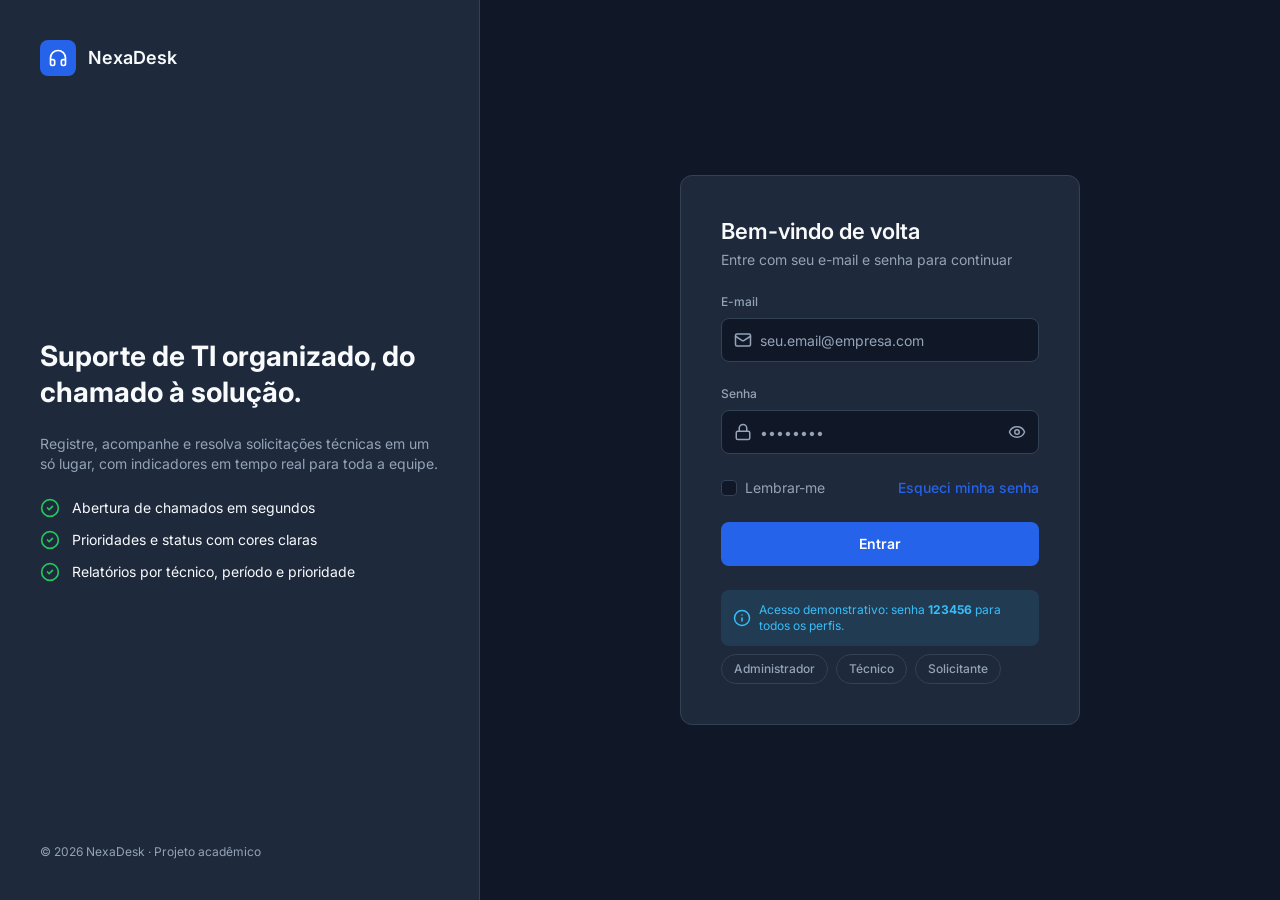
<file: nexadesk-app/nexadesk-app/index.html>
<!doctype html>
<html lang="pt-BR">
<head>
  <meta charset="utf-8">
  <meta name="viewport" content="width=device-width, initial-scale=1">
  <title>Entrar · NexaDesk</title>
  <link rel="icon" href="assets/favicon.svg" type="image/svg+xml">
  <link rel="preconnect" href="https://fonts.googleapis.com">
  <link rel="preconnect" href="https://fonts.gstatic.com" crossorigin>
  <link rel="stylesheet" href="https://fonts.googleapis.com/css2?family=Inter:wght@400;500;600;700&display=swap">
  <link rel="stylesheet" href="css/tokens.css">
  <link rel="stylesheet" href="css/style.css">
</head>
<body>
  <div class="login">
    <section class="login__brand">
      <div class="logo"><span class="logo__mark"><i data-lucide="headphones"></i></span><span>NexaDesk</span></div>
      <div class="login__message">
        <h1 class="h1">Suporte de TI organizado, do chamado à solução.</h1>
        <p class="muted">Registre, acompanhe e resolva solicitações técnicas em um só lugar, com indicadores em tempo real para toda a equipe.</p>
        <ul class="benefits">
          <li><i data-lucide="circle-check"></i>Abertura de chamados em segundos</li>
          <li><i data-lucide="circle-check"></i>Prioridades e status com cores claras</li>
          <li><i data-lucide="circle-check"></i>Relatórios por técnico, período e prioridade</li>
        </ul>
      </div>
      <p class="cap muted">© 2026 NexaDesk · Projeto acadêmico</p>
    </section>

    <main class="login__area">
      <form class="card login__card" id="login-form" novalidate>
        <div class="page-header__titles">
          <h2 class="h2">Bem-vindo de volta</h2>
          <p class="muted">Entre com seu e-mail e senha para continuar</p>
        </div>

        <div class="note note--error" id="login-error" hidden><i data-lucide="circle-alert"></i><span></span></div>

        <div class="field">
          <label for="email">E-mail</label>
          <div class="control"><i data-lucide="mail"></i><input id="email" name="email" type="email" autocomplete="username" placeholder="seu.email@empresa.com"></div>
        </div>
        <div class="field">
          <label for="senha">Senha</label>
          <div class="control">
            <i data-lucide="lock"></i><input id="senha" name="senha" type="password" autocomplete="current-password" placeholder="••••••••">
            <button type="button" class="toggle-pass" id="toggle-pass" aria-label="Mostrar senha"><i data-lucide="eye"></i></button>
          </div>
        </div>

        <div class="login__options">
          <label class="check"><input type="checkbox" id="remember"> Lembrar-me</label>
          <button type="button" class="link" id="forgot">Esqueci minha senha</button>
        </div>

        <button class="btn btn--primary btn--block" type="submit">Entrar</button>

        <div class="demo">
          <div class="note note--info"><i data-lucide="info"></i><span>Acesso demonstrativo: senha <b>123456</b> para todos os perfis.</span></div>
          <div class="demo__chips">
            <button type="button" class="chip" data-demo="ana.martins@nexadesk.com">Administrador</button>
            <button type="button" class="chip" data-demo="carlos.lima@nexadesk.com">Técnico</button>
            <button type="button" class="chip" data-demo="bruno.reis@nexadesk.com">Solicitante</button>
          </div>
        </div>
      </form>
    </main>
  </div>
  <script src="js/vendor/lucide.min.js"></script>
  <script src="js/storage.js"></script>
  <script src="js/ui.js"></script>
  <script src="js/pages/login.js"></script>
</body>
</html>
</file>
<file: nexadesk-app/nexadesk-app/css/tokens.css>
/* ==========================================================================
   NexaDesk — Design Tokens
   Espelham as variáveis do Figma (coleções "NexaDesk / Cores",
   "NexaDesk / Espaçamento" e "NexaDesk / Tipografia"). Mesmos nomes, com "/" → "-".
   ========================================================================== */
:root {
  /* base */
  --base-background: #101827;
  --base-primary: #2563EB;
  --base-primary-hover: #1D4ED8;
  --base-secondary: #1E293B;
  --base-tertiary: #334155;

  /* text */
  --text-primary: #F8FAFC;
  --text-secondary: #94A3B8;
  --text-on-primary: #FFFFFF;

  /* feedback */
  --feedback-success: #22C55E;
  --feedback-warning: #F59E0B;
  --feedback-error: #EF4444;
  --feedback-info: #38BDF8;

  /* status dos chamados */
  --status-aberto: #3B82F6;
  --status-em-andamento: #FACC15;
  --status-pendente: #A855F7;
  --status-concluido: var(--feedback-success);      /* alias */

  /* prioridades */
  --priority-baixa: var(--text-secondary);           /* alias */
  --priority-media: var(--status-aberto);            /* alias */
  --priority-alta: #F97316;
  --priority-critica: var(--feedback-error);         /* alias */

  /* tints (tokens "tint/*" do Figma): cor + 16% de opacidade */
  --tint-opacity: 16%;

  /* espaçamento */
  --space-4: 4px;
  --space-8: 8px;
  --space-12: 12px;
  --space-16: 16px;
  --space-24: 24px;
  --space-32: 32px;
  --space-40: 40px;

  /* raios */
  --radius-sm: 4px;
  --radius-md: 8px;
  --radius-lg: 12px;
  --radius-full: 999px;

  /* tipografia */
  --font-family-base: 'Inter', system-ui, -apple-system, 'Segoe UI', sans-serif;
  --font-size-title: 28px;
  --font-size-section: 22px;
  --font-size-subtitle: 18px;
  --font-size-body: 14px;
  --font-size-caption: 12px;
  --font-size-button: 14px;

  /* layout */
  --sidebar-width: 240px;
  --topbar-height: 64px;
  --control-height: 44px;
  --side-column: 360px;
}
</file>
<file: nexadesk-app/nexadesk-app/css/style.css>
/* ==========================================================================
   NexaDesk — Estilos (desktop first, 1440px)
   ========================================================================== */
*, *::before, *::after { box-sizing: border-box; margin: 0; padding: 0; }
[hidden] { display: none !important; }
html { color-scheme: dark; }
body {
  min-height: 100vh;
  background: var(--base-background);
  color: var(--text-primary);
  font-family: var(--font-family-base);
  font-size: var(--font-size-body);
  line-height: 20px;
  -webkit-font-smoothing: antialiased;
}
a { color: inherit; text-decoration: none; }
button, input, select, textarea { font: inherit; color: inherit; }
button { cursor: pointer; }
ul { list-style: none; }
svg.lucide { width: 20px; height: 20px; flex-shrink: 0; }
:focus-visible { outline: 2px solid var(--base-primary); outline-offset: 2px; }

/* ---------- Tipografia ---------- */
.h1 { font-size: var(--font-size-title); line-height: 36px; font-weight: 700; }
.h2 { font-size: var(--font-size-section); line-height: 30px; font-weight: 600; }
.h3 { font-size: var(--font-size-subtitle); line-height: 26px; font-weight: 600; }
.body-m { font-weight: 500; }
.cap { font-size: var(--font-size-caption); line-height: 16px; }
.cap-m { font-size: var(--font-size-caption); line-height: 16px; font-weight: 500; }
.muted { color: var(--text-secondary); }
.pre { white-space: pre-wrap; }

/* ---------- Estrutura ---------- */
.app { display: flex; min-height: 100vh; }
.sidebar {
  width: var(--sidebar-width); flex-shrink: 0;
  position: sticky; top: 0; height: 100vh;
  display: flex; flex-direction: column; gap: var(--space-32);
  padding: var(--space-24) var(--space-16);
  background: var(--base-secondary);
  border-right: 1px solid var(--base-tertiary);
}
.logo { display: flex; align-items: center; gap: var(--space-12); font-size: var(--font-size-subtitle); line-height: 26px; font-weight: 600; }
.logo__mark {
  width: 36px; height: 36px; border-radius: var(--radius-md);
  display: grid; place-items: center;
  background: var(--base-primary); color: var(--text-on-primary);
}
.menu { display: flex; flex-direction: column; gap: var(--space-4); flex: 1; }
.menu__label { font-size: var(--font-size-caption); line-height: 16px; font-weight: 500; color: var(--text-secondary); }
.nav-item {
  display: flex; align-items: center; gap: var(--space-12);
  width: 100%; padding: var(--space-12); border: 0; border-radius: var(--radius-md);
  background: transparent; color: var(--text-secondary); font-weight: 500; text-align: left;
  transition: background .15s, color .15s;
}
.nav-item:hover { background: color-mix(in srgb, var(--base-tertiary) 55%, transparent); color: var(--text-primary); }
.nav-item.is-active { background: var(--base-primary); color: var(--text-on-primary); }

.main { flex: 1; min-width: 0; display: flex; flex-direction: column; }
.topbar {
  position: sticky; top: 0; z-index: 30;
  height: var(--topbar-height); flex-shrink: 0;
  display: flex; align-items: center; justify-content: space-between;
  padding: 0 var(--space-32);
  background: var(--base-background);
  border-bottom: 1px solid var(--base-tertiary);
}
.global-search {
  width: 360px; height: 40px;
  display: flex; align-items: center; gap: var(--space-8);
  padding: 0 var(--space-12);
  background: var(--base-secondary); color: var(--text-secondary);
  border: 1px solid var(--base-tertiary); border-radius: var(--radius-md);
}
.global-search:focus-within { border-color: var(--base-primary); }
.global-search svg { width: 18px; height: 18px; }
.global-search input { flex: 1; min-width: 0; border: 0; outline: 0; background: none; color: var(--text-primary); }
::placeholder { color: var(--text-secondary); opacity: 1; }
.topbar__right { display: flex; align-items: center; gap: var(--space-16); }
.divider-v { width: 1px; height: 32px; background: var(--base-tertiary); }
.user-menu { display: flex; align-items: center; gap: var(--space-12); padding: var(--space-4); border: 0; border-radius: var(--radius-md); background: none; text-align: left; }
.user-menu:hover { background: var(--base-secondary); }
.user-menu__info { display: flex; flex-direction: column; }
.user-menu svg { width: 16px; height: 16px; color: var(--text-secondary); }

.content { display: flex; flex-direction: column; gap: var(--space-24); padding: var(--space-32); }

/* ---------- Cabeçalho de página ---------- */
.page-header { display: flex; align-items: center; justify-content: space-between; gap: var(--space-16); }
.page-header__titles { display: flex; flex-direction: column; gap: var(--space-4); min-width: 0; }
.actions { display: flex; align-items: center; gap: var(--space-12); flex-shrink: 0; }

/* ---------- Botões ---------- */
.btn {
  height: var(--control-height);
  display: inline-flex; align-items: center; justify-content: center; gap: var(--space-8);
  padding: 0 var(--space-16);
  border: 1px solid transparent; border-radius: var(--radius-md);
  font-size: var(--font-size-button); font-weight: 600; white-space: nowrap;
  transition: background .15s, border-color .15s, opacity .15s;
}
.btn svg { width: 18px; height: 18px; }
.btn--primary { background: var(--base-primary); color: var(--text-on-primary); }
.btn--primary:hover { background: var(--base-primary-hover); }
.btn--secondary { background: var(--base-tertiary); color: var(--text-primary); }
.btn--secondary:hover { background: #3E4C63; }
.btn--danger { background: var(--feedback-error); color: var(--text-on-primary); }
.btn--danger:hover { background: #DC2626; }
.btn--ghost { background: transparent; color: var(--text-primary); border-color: var(--base-tertiary); }
.btn--ghost:hover { background: color-mix(in srgb, var(--base-tertiary) 45%, transparent); }
.btn--block { width: 100%; }
.btn:disabled { opacity: .5; cursor: not-allowed; }

.icon-btn {
  width: 32px; height: 32px; position: relative;
  display: inline-grid; place-items: center;
  border: 1px solid var(--base-tertiary); border-radius: var(--radius-md);
  background: transparent; color: var(--text-secondary);
  transition: background .15s, color .15s;
}
.icon-btn svg { width: 16px; height: 16px; }
.icon-btn:hover { background: var(--base-tertiary); color: var(--text-primary); }
.icon-btn--danger { color: var(--feedback-error); }
.icon-btn--danger:hover { background: color-mix(in srgb, var(--feedback-error) var(--tint-opacity), transparent); color: var(--feedback-error); }
.icon-btn--lg { width: 40px; height: 40px; }
.icon-btn--lg svg { width: 20px; height: 20px; }
.notif-count {
  position: absolute; top: -6px; right: -6px;
  min-width: 18px; height: 18px; padding: 0 4px; border-radius: 9px;
  display: grid; place-items: center;
  background: var(--feedback-error); color: #fff; font-size: 11px; font-weight: 600; line-height: 1;
}
.link { border: 0; background: none; color: var(--base-primary); font-weight: 500; }
.link:hover { text-decoration: underline; }

/* ---------- Cards ---------- */
.card {
  display: flex; flex-direction: column; gap: var(--space-16);
  padding: var(--space-24);
  background: var(--base-secondary);
  border: 1px solid var(--base-tertiary);
  border-radius: var(--radius-lg);
  min-width: 0;
}
.card__header { display: flex; align-items: center; justify-content: space-between; gap: var(--space-12); }
.stack { display: flex; flex-direction: column; gap: var(--space-24); min-width: 0; }

/* ---------- Grids ---------- */
.grid-kpi { display: grid; grid-template-columns: repeat(4, minmax(0, 1fr)); gap: var(--space-24); }
.grid-kpi--3 { grid-template-columns: repeat(3, minmax(0, 1fr)); }
.charts-row { display: grid; grid-template-columns: minmax(0, 1fr) 440px; gap: var(--space-24); }
.grid-2 { display: grid; grid-template-columns: repeat(2, minmax(0, 1fr)); gap: var(--space-24); }
.two-col { display: grid; grid-template-columns: minmax(0, 1fr) var(--side-column); gap: var(--space-24); align-items: start; }
.two-col--reverse { grid-template-columns: var(--side-column) minmax(0, 1fr); }

/* ---------- KPI ---------- */
.kpi { gap: var(--space-12); transition: border-color .15s; }
a.kpi:hover { border-color: color-mix(in srgb, var(--c) 60%, var(--base-tertiary)); }
.kpi__top { display: flex; align-items: center; justify-content: space-between; color: var(--text-secondary); }
.kpi__chip {
  width: 40px; height: 40px; border-radius: var(--radius-md);
  display: grid; place-items: center;
  color: var(--c); background: color-mix(in srgb, var(--c) var(--tint-opacity), transparent);
}
.kpi__value { font-size: var(--font-size-title); line-height: 36px; font-weight: 700; }
.kpi__delta { font-size: var(--font-size-caption); line-height: 16px; color: var(--text-secondary); }
.kpi__delta.is-up { color: var(--feedback-success); }
.kpi__delta.is-down { color: var(--feedback-error); }

/* ---------- Badges ---------- */
.badge {
  display: inline-flex; align-items: center; gap: var(--space-8);
  padding: var(--space-4) var(--space-12); border-radius: var(--radius-full);
  font-size: var(--font-size-caption); line-height: 16px; font-weight: 500; white-space: nowrap;
  color: var(--c); background: color-mix(in srgb, var(--c) var(--tint-opacity), transparent);
}
.badge__dot { width: 8px; height: 8px; border-radius: 50%; background: currentColor; flex-shrink: 0; }
.badge--status-aberto { --c: var(--status-aberto); }
.badge--status-andamento { --c: var(--status-em-andamento); }
.badge--status-pendente { --c: var(--status-pendente); }
.badge--status-concluido { --c: var(--status-concluido); }
.badge--prio-baixa { --c: var(--priority-baixa); }
.badge--prio-media { --c: var(--priority-media); }
.badge--prio-alta { --c: var(--priority-alta); }
.badge--prio-critica { --c: var(--priority-critica); }
.badge--role-admin { --c: var(--base-primary); }
.badge--role-tecnico { --c: var(--feedback-info); }
.badge--role-solicitante { --c: var(--text-secondary); }

/* ---------- Avatar ---------- */
.avatar {
  width: 36px; height: 36px; border-radius: 50%; flex-shrink: 0;
  display: inline-grid; place-items: center;
  background: var(--base-primary); color: var(--text-on-primary);
  font-size: var(--font-size-caption); font-weight: 500; line-height: 1;
}
.avatar--tecnico { background: var(--feedback-info); color: #0B2530; }
.avatar--solicitante { background: var(--base-tertiary); }
.avatar--sm { width: 28px; height: 28px; font-size: 11px; }
.avatar--xl { width: 96px; height: 96px; font-size: var(--font-size-section); font-weight: 600; }
.person { display: inline-flex; align-items: center; gap: var(--space-8); min-width: 0; }
.user-cell { display: flex; align-items: center; gap: var(--space-12); min-width: 0; }
.user-cell__info { display: flex; flex-direction: column; min-width: 0; }

/* ---------- Tabela ---------- */
.table-wrap {
  background: var(--base-secondary);
  border: 1px solid var(--base-tertiary);
  border-radius: var(--radius-lg);
  overflow: hidden;
}
.table { width: 100%; border-collapse: collapse; table-layout: fixed; }
.table th {
  padding: var(--space-12) var(--space-24);
  background: color-mix(in srgb, var(--base-tertiary) 40%, transparent);
  color: var(--text-secondary); text-align: left;
  font-size: var(--font-size-caption); line-height: 16px; font-weight: 500;
  text-transform: uppercase; letter-spacing: .02em;
}
.table td { padding: var(--space-12) var(--space-24); border-top: 1px solid var(--base-tertiary); vertical-align: middle; }
.table--dense th, .table--dense td { padding-left: var(--space-12); padding-right: var(--space-12); }
.table--dense th:first-child, .table--dense td:first-child { padding-left: var(--space-24); }
.table--dense th:last-child, .table--dense td:last-child { padding-right: var(--space-24); }
.table tr.is-clickable { cursor: pointer; transition: background .12s; }
.table tr.is-clickable:hover td { background: color-mix(in srgb, var(--base-tertiary) 25%, transparent); }
.td-id { color: var(--text-secondary); font-weight: 500; white-space: nowrap; }
.truncate { overflow: hidden; text-overflow: ellipsis; white-space: nowrap; }
.row-actions { display: flex; gap: var(--space-8); }
.empty { padding: var(--space-40); display: flex; flex-direction: column; align-items: center; gap: var(--space-12); color: var(--text-secondary); text-align: center; }
.empty svg { width: 32px; height: 32px; }

.pagination { display: flex; align-items: center; justify-content: space-between; gap: var(--space-16); }
.pages { display: flex; gap: var(--space-8); }
.page-btn {
  min-width: 32px; height: 32px; padding: 0 var(--space-8);
  display: inline-grid; place-items: center;
  border: 1px solid var(--base-tertiary); border-radius: var(--radius-md);
  background: var(--base-secondary); color: var(--text-secondary);
  font-size: var(--font-size-caption); font-weight: 500;
}
.page-btn svg { width: 16px; height: 16px; }
.page-btn:hover:not(:disabled):not(.is-active) { color: var(--text-primary); border-color: var(--text-secondary); }
.page-btn.is-active { background: var(--base-primary); border-color: var(--base-primary); color: var(--text-on-primary); }
.page-btn:disabled { opacity: .4; cursor: default; }
.page-gap { width: 32px; display: grid; place-items: center; color: var(--text-secondary); }

/* ---------- Formulários ---------- */
.form { display: flex; flex-direction: column; gap: var(--space-16); }
.form-row { display: grid; grid-template-columns: repeat(2, minmax(0, 1fr)); gap: var(--space-16); }
.field { display: flex; flex-direction: column; gap: var(--space-8); min-width: 0; }
.field > label, .field__label { font-size: var(--font-size-caption); line-height: 16px; font-weight: 500; color: var(--text-secondary); }
.control {
  position: relative; height: var(--control-height);
  display: flex; align-items: center; gap: var(--space-8);
  padding: 0 var(--space-12);
  background: var(--base-background); color: var(--text-secondary);
  border: 1px solid var(--base-tertiary); border-radius: var(--radius-md);
  transition: border-color .15s, box-shadow .15s;
}
.control:focus-within { border-color: var(--base-primary); box-shadow: 0 0 0 3px color-mix(in srgb, var(--base-primary) 25%, transparent); }
.control svg { width: 18px; height: 18px; }
.control input, .control select, .control textarea {
  flex: 1; min-width: 0; height: 100%;
  border: 0; outline: 0; background: none; color: var(--text-primary);
}
.control select { appearance: none; -webkit-appearance: none; padding-right: 24px; cursor: pointer; }
.control select option { background: var(--base-secondary); color: var(--text-primary); }
.control .chevron { position: absolute; right: 12px; pointer-events: none; }
.control--textarea { height: auto; align-items: stretch; padding: var(--space-12); }
.control--textarea textarea { min-height: 116px; resize: vertical; line-height: 20px; }
.control.is-disabled { opacity: .6; }
.control .toggle-pass { border: 0; background: none; color: var(--text-secondary); display: grid; place-items: center; }
.field.has-error .control { border-color: var(--feedback-error); }
.field__error { font-size: var(--font-size-caption); line-height: 16px; color: var(--feedback-error); }
.field__hint { font-size: var(--font-size-caption); line-height: 16px; color: var(--text-secondary); }
.form-actions { display: flex; justify-content: flex-end; gap: var(--space-12); }
.toolbar { display: flex; align-items: center; gap: var(--space-12); }
.toolbar .field--grow { flex: 1; }
.toolbar .field--select { width: 220px; }

.check { display: inline-flex; align-items: center; gap: var(--space-8); color: var(--text-secondary); cursor: pointer; user-select: none; }
.check input {
  appearance: none; -webkit-appearance: none;
  width: 16px; height: 16px; border-radius: var(--radius-sm);
  display: grid; place-items: center;
  background: var(--base-background); border: 1px solid var(--base-tertiary); cursor: pointer;
}
.check input:checked { background: var(--base-primary); border-color: var(--base-primary); }
.check input:checked::after { content: ''; width: 8px; height: 4px; border-left: 2px solid #fff; border-bottom: 2px solid #fff; transform: translateY(-1px) rotate(-45deg); }

.switch { display: inline-flex; align-items: center; gap: var(--space-12); cursor: pointer; }
.switch input { appearance: none; -webkit-appearance: none; width: 40px; height: 22px; border-radius: 11px; background: var(--base-tertiary); position: relative; cursor: pointer; transition: background .15s; }
.switch input::after { content: ''; position: absolute; top: 3px; left: 3px; width: 16px; height: 16px; border-radius: 50%; background: #fff; transition: transform .15s; }
.switch input:checked { background: var(--feedback-success); }
.switch input:checked::after { transform: translateX(18px); }

/* ---------- Notas / avisos ---------- */
.note {
  display: flex; align-items: center; gap: var(--space-8);
  padding: var(--space-12); border-radius: var(--radius-md);
  font-size: var(--font-size-caption); line-height: 16px;
  color: var(--c); background: color-mix(in srgb, var(--c) 12%, transparent);
}
.note svg { width: 18px; height: 18px; }
.note--info { --c: var(--feedback-info); }
.note--warning { --c: var(--feedback-warning); }
.note--error { --c: var(--feedback-error); }

/* ---------- Detalhes / timeline ---------- */
.detail { display: flex; align-items: center; justify-content: space-between; gap: var(--space-12); min-height: 24px; }
.detail > :first-child { color: var(--text-secondary); }
.detail > :last-child { font-weight: 500; text-align: right; }
.divider { height: 1px; background: var(--base-tertiary); width: 100%; }
.timeline { display: flex; flex-direction: column; gap: var(--space-16); }
.event { display: flex; gap: var(--space-12); }
.event__dot { width: 10px; height: 10px; border-radius: 50%; margin-top: 5px; flex-shrink: 0; background: var(--c); }
.event__body { display: flex; flex-direction: column; gap: var(--space-4); min-width: 0; flex: 1; }
.event--comment .event__text {
  padding: var(--space-12); border-radius: var(--radius-md);
  background: var(--base-background); border: 1px solid var(--base-tertiary);
  white-space: pre-wrap; overflow-wrap: anywhere;
}
.comment-form { display: flex; align-items: flex-end; gap: var(--space-12); }
.comment-form .field { flex: 1; }
.sla { font-weight: 500; }
.sla--ok { color: var(--feedback-success); }
.sla--warn { color: var(--feedback-warning); }
.sla--late { color: var(--feedback-error); }

/* ---------- Gráficos ---------- */
.chart-box { position: relative; height: 240px; }
.donut { display: flex; align-items: center; gap: var(--space-32); }
.donut__canvas { position: relative; width: 160px; height: 160px; flex-shrink: 0; }
.donut__center { position: absolute; inset: 0; display: flex; flex-direction: column; align-items: center; justify-content: center; pointer-events: none; }
.legend { display: flex; flex-direction: column; gap: var(--space-12); }
.legend__item { display: flex; align-items: center; gap: var(--space-8); }
.legend__dot { width: 10px; height: 10px; border-radius: 50%; flex-shrink: 0; }
.hbars { display: flex; flex-direction: column; gap: var(--space-16); }
.hbar__top { display: flex; justify-content: space-between; gap: var(--space-8); }
.hbar__track { height: 8px; margin-top: var(--space-8); border-radius: var(--radius-sm); background: var(--base-tertiary); overflow: hidden; }
.hbar__fill { height: 100%; border-radius: var(--radius-sm); background: var(--c, var(--base-primary)); transition: width .4s ease; }

/* ---------- Dropdowns ---------- */
.dd { position: relative; }
.dropdown {
  position: absolute; right: 0; top: calc(100% + 8px); z-index: 40;
  min-width: 220px; padding: var(--space-8);
  display: none; flex-direction: column; gap: var(--space-4);
  background: var(--base-secondary); border: 1px solid var(--base-tertiary); border-radius: var(--radius-lg);
  box-shadow: 0 16px 40px rgb(0 0 0 / .45);
}
.dd.is-open .dropdown { display: flex; }
.dropdown--notif { width: 360px; }
.dropdown__title { padding: var(--space-8) var(--space-8) var(--space-4); font-weight: 600; }
.dropdown__empty { padding: var(--space-12) var(--space-8); color: var(--text-secondary); }
.dropdown__item { display: flex; align-items: center; gap: var(--space-12); padding: var(--space-8); border: 0; border-radius: var(--radius-md); background: none; color: var(--text-primary); text-align: left; width: 100%; }
.dropdown__item svg { width: 18px; height: 18px; color: var(--text-secondary); }
.dropdown__item:hover { background: var(--base-tertiary); }
.dropdown__item--danger, .dropdown__item--danger svg { color: var(--feedback-error); }
.notif { display: flex; gap: var(--space-12); padding: var(--space-8); border-radius: var(--radius-md); }
.notif:hover { background: var(--base-tertiary); }
.notif__text { display: flex; flex-direction: column; gap: 2px; min-width: 0; }

/* ---------- Modal ---------- */
.overlay {
  position: fixed; inset: 0; z-index: 100;
  display: grid; place-items: center; padding: var(--space-24);
  background: rgb(16 24 39 / .75);
  animation: fade .15s ease;
}
.modal {
  width: 440px; max-width: 100%; max-height: calc(100vh - 48px); overflow: auto;
  display: flex; flex-direction: column; gap: var(--space-16);
  padding: var(--space-24);
  background: var(--base-secondary); border: 1px solid var(--base-tertiary); border-radius: var(--radius-lg);
  box-shadow: 0 24px 64px rgb(0 0 0 / .5);
  animation: pop .18s ease;
}
.modal--lg { width: 600px; }
.modal__icon {
  width: 48px; height: 48px; border-radius: 50%;
  display: grid; place-items: center;
  color: var(--c, var(--feedback-error)); background: color-mix(in srgb, var(--c, var(--feedback-error)) var(--tint-opacity), transparent);
}
.modal__icon svg { width: 24px; height: 24px; }
.modal__header { display: flex; align-items: center; justify-content: space-between; }
.modal__footer { display: flex; justify-content: flex-end; gap: var(--space-12); }

/* ---------- Toast ---------- */
.toasts { position: fixed; right: var(--space-24); bottom: var(--space-24); z-index: 200; display: flex; flex-direction: column; gap: var(--space-12); }
.toast {
  min-width: 320px; max-width: 420px;
  display: flex; align-items: center; gap: var(--space-12);
  padding: var(--space-12) var(--space-16);
  background: var(--base-secondary); border: 1px solid var(--base-tertiary); border-left: 4px solid var(--c);
  border-radius: var(--radius-md); box-shadow: 0 16px 40px rgb(0 0 0 / .45);
  animation: slide .2s ease;
}
.toast svg { color: var(--c); }
.toast--success { --c: var(--feedback-success); }
.toast--error { --c: var(--feedback-error); }
.toast--info { --c: var(--feedback-info); }
.toast.is-leaving { opacity: 0; transform: translateY(8px); transition: .2s; }

@keyframes fade { from { opacity: 0; } }
@keyframes pop { from { opacity: 0; transform: scale(.96); } }
@keyframes slide { from { opacity: 0; transform: translateY(12px); } }

/* ---------- Login ---------- */
.login { display: flex; min-height: 100vh; }
.login__brand {
  width: 640px; flex-shrink: 0;
  display: flex; flex-direction: column; justify-content: space-between;
  padding: var(--space-40);
  background: var(--base-secondary); border-right: 1px solid var(--base-tertiary);
}
.login__message { display: flex; flex-direction: column; gap: var(--space-24); max-width: 520px; }
.benefits { display: flex; flex-direction: column; gap: var(--space-12); }
.benefits li { display: flex; align-items: center; gap: var(--space-12); }
.benefits svg { color: var(--feedback-success); }
.login__area { flex: 1; display: grid; place-items: center; padding: var(--space-40); }
.login__card { width: 400px; padding: var(--space-40); gap: var(--space-24); }
.login__options { display: flex; align-items: center; justify-content: space-between; }
.demo { display: flex; flex-direction: column; gap: var(--space-8); }
.demo__chips { display: flex; gap: var(--space-8); flex-wrap: wrap; }
.chip {
  padding: var(--space-4) var(--space-12); border-radius: var(--radius-full);
  border: 1px solid var(--base-tertiary); background: transparent; color: var(--text-secondary);
  font-size: var(--font-size-caption); font-weight: 500;
}
.chip:hover { border-color: var(--base-primary); color: var(--text-primary); }

/* ---------- Perfil ---------- */
.profile-card { align-items: center; text-align: center; }
.profile-card .detail { width: 100%; }
.profile-card__id { display: flex; flex-direction: column; gap: var(--space-4); align-items: center; }

/* ---------- Responsivo (desktop first) ---------- */
@media (max-width: 1280px) {
  .grid-kpi { grid-template-columns: repeat(2, minmax(0, 1fr)); }
  .grid-kpi--3 { grid-template-columns: repeat(3, minmax(0, 1fr)); }
  .charts-row, .two-col, .two-col--reverse { grid-template-columns: minmax(0, 1fr); }
  .login__brand { width: 480px; }
}
@media (max-width: 1024px) {
  .sidebar { width: 72px; padding: var(--space-24) var(--space-12); }
  .logo span:last-child, .nav-item span, .menu__label { display: none; }
  .nav-item { justify-content: center; }
  .global-search { width: 240px; }
  .user-menu__info { display: none; }
  .grid-2 { grid-template-columns: minmax(0, 1fr); }
  .login__brand { display: none; }
}

/* ---------- Impressão (Relatórios → PDF) ---------- */
@media print {
  * { -webkit-print-color-adjust: exact; print-color-adjust: exact; }
  .sidebar, .topbar, .no-print, .toasts { display: none !important; }
  .content { padding: 0; }
  .card, .table-wrap { break-inside: avoid; }
}
</file>
